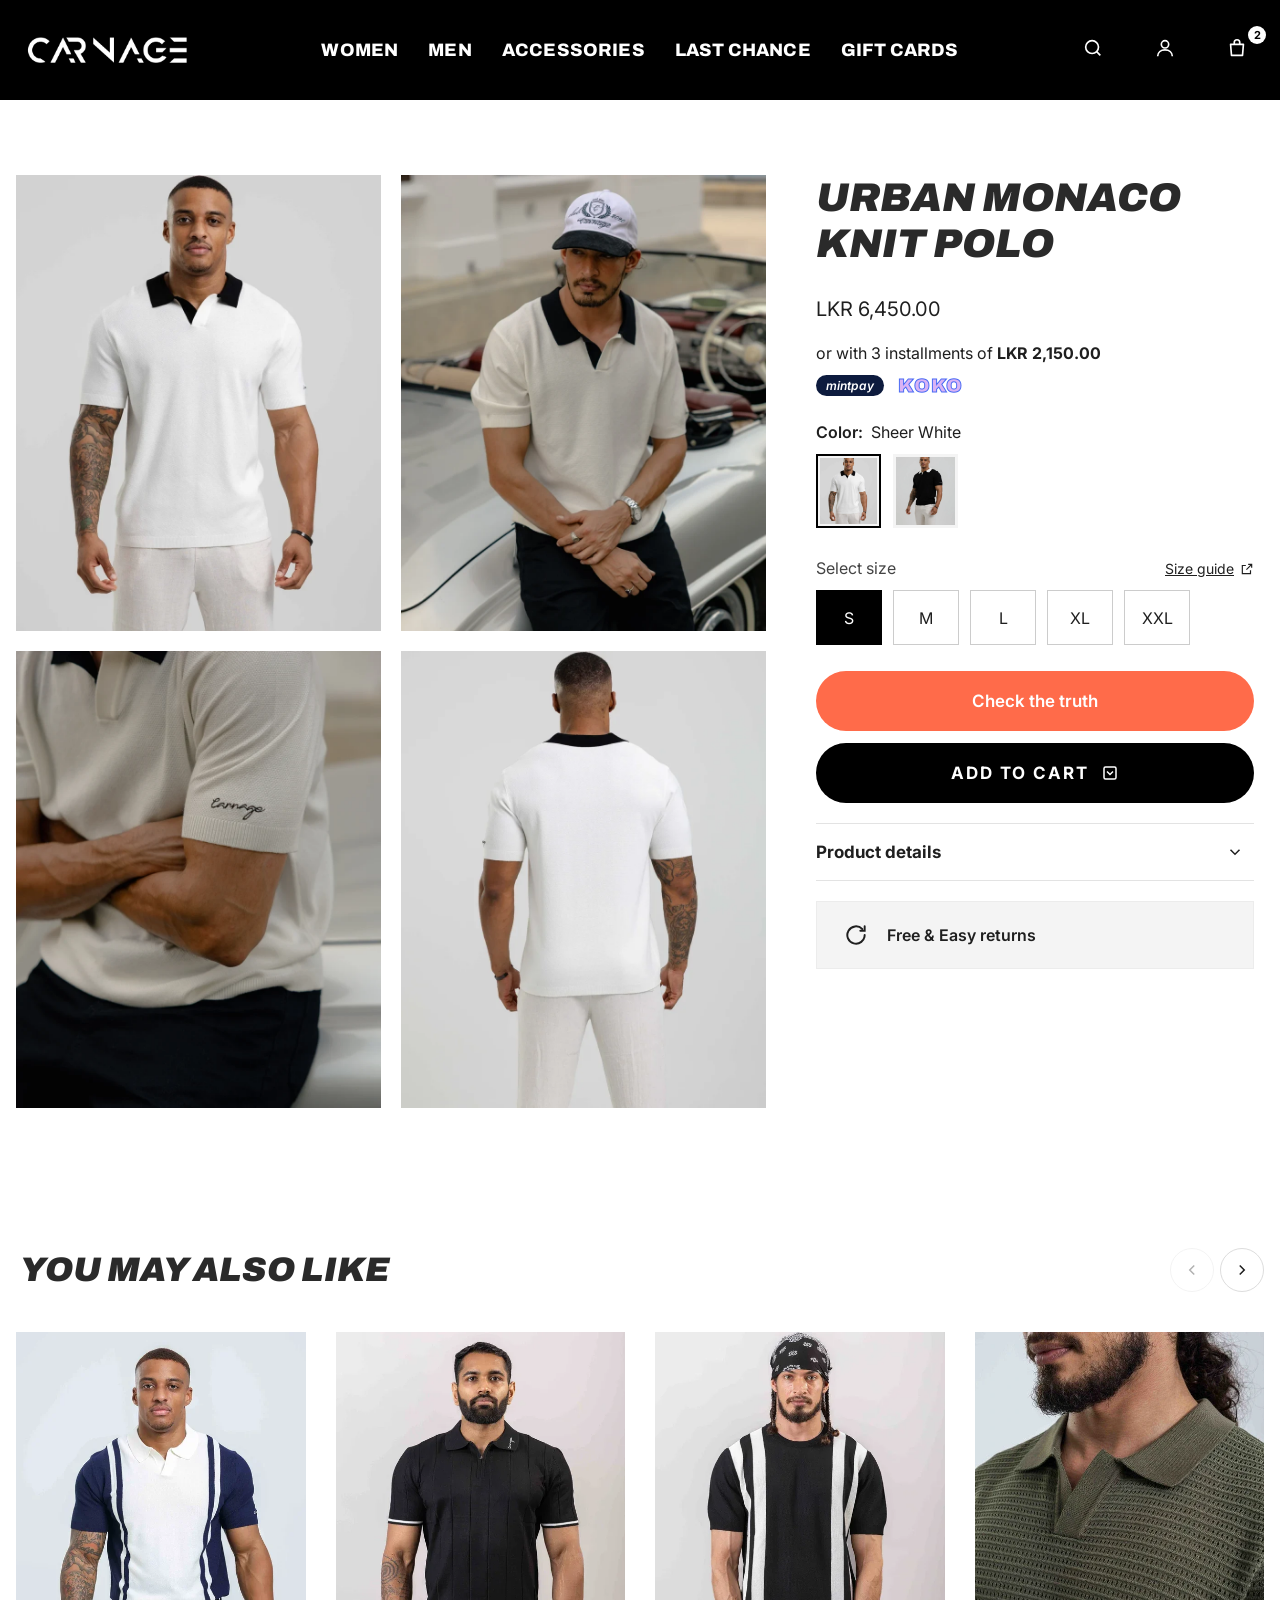
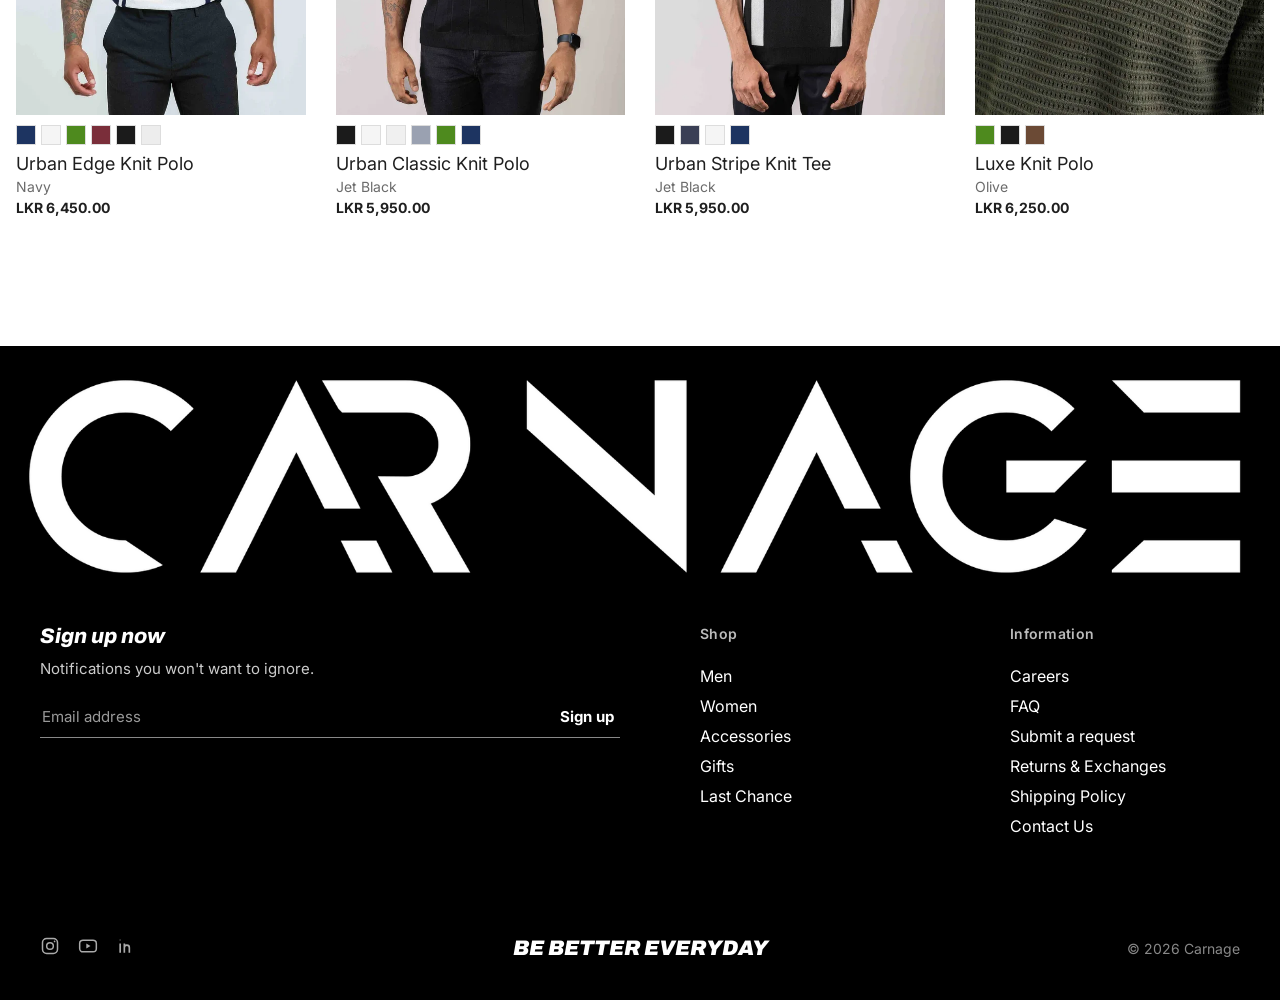
<file: index.html>
<!doctype html>
<html lang="en">
<head>
  <meta charset="utf-8" />
  <meta name="viewport" content="width=device-width, initial-scale=1" />
  <title>Urban Monaco Knit Polo</title>
  <link rel="preconnect" href="https://fonts.googleapis.com" />
  <link rel="preconnect" href="https://fonts.gstatic.com" crossorigin />
  <link href="https://fonts.googleapis.com/css2?family=Archivo:ital,wght@0,400;0,600;0,800;1,800;1,900&family=Inter:wght@400;500;600;700&family=Syncopate:wght@700&display=swap" rel="stylesheet" />
  <link rel="stylesheet" href="styles.css?v=20261015j" />
</head>
<body>
  <!-- Header -->
  <header class="site-header">
    <a href="#" class="logo" aria-label="Home"><img src="assets/logo.png" alt="Carnage" /></a>
    <button class="menu-toggle" aria-label="Open menu" aria-expanded="false">
      <svg class="icon-open" viewBox="0 0 24 24" width="24" height="24"><path d="M3 6h18M3 12h18M3 18h18" stroke="currentColor" stroke-width="2" fill="none"/></svg>
      <svg class="icon-close" viewBox="0 0 24 24" width="24" height="24"><path d="M5 5l14 14M19 5L5 19" stroke="currentColor" stroke-width="2" fill="none"/></svg>
    </button>
    <nav class="main-nav" aria-label="Main">
      <a href="#">Women</a>
      <a href="#">Men</a>
      <a href="#">Accessories</a>
      <a href="#">Last Chance</a>
      <a href="#">Gift Cards</a>
    </nav>
    <div class="header-icons">
      <button aria-label="Search">
        <svg viewBox="0 0 24 24" width="22" height="22"><circle cx="11" cy="11" r="7" stroke="currentColor" stroke-width="1.8" fill="none"/><path d="M20 20l-4-4" stroke="currentColor" stroke-width="1.8"/></svg>
      </button>
      <button aria-label="Account">
        <svg viewBox="0 0 24 24" width="22" height="22"><circle cx="12" cy="8" r="4" stroke="currentColor" stroke-width="1.8" fill="none"/><path d="M4 21c0-4.4 3.6-7 8-7s8 2.6 8 7" stroke="currentColor" stroke-width="1.8" fill="none"/></svg>
      </button>
      <button aria-label="Cart" class="cart-btn">
        <svg viewBox="0 0 24 24" width="22" height="22"><path d="M5 8h14l-1 12H6L5 8z" stroke="currentColor" stroke-width="1.8" fill="none" stroke-linejoin="round"/><path d="M9 8V6a3 3 0 016 0v2" stroke="currentColor" stroke-width="1.8" fill="none"/></svg>
        <span class="cart-count" id="cartCount">2</span>
      </button>
    </div>
  </header>

  <main>
    <!-- Product -->
    <section class="product">
      <div class="gallery-wrap">
        <div class="gallery" id="gallery"></div>
        <div class="gallery-dots" id="galleryDots"></div>
      </div>

      <aside class="product-info">
        <h1 class="product-title">Urban Monaco Knit Polo</h1>
        <p class="price">LKR 6,450.00</p>
        <p class="installments">or with 3 installments of <strong>LKR 2,150.00</strong></p>
        <div class="pay-badges">
          <span class="badge-mintpay">mintpay</span>
          <span class="badge-koko">KOKO</span>
        </div>

        <p class="option-label"><strong>Color:</strong> <span id="colorName">Sheer White</span></p>
        <div class="color-swatches" id="colorSwatches"></div>

        <div class="size-head">
          <span class="option-label">Select size</span>
          <a href="#" class="size-guide">Size guide
            <svg viewBox="0 0 24 24" width="14" height="14"><path d="M14 4h6v6M20 4l-9 9M18 14v6H4V6h6" stroke="currentColor" stroke-width="2" fill="none"/></svg>
          </a>
        </div>
        <div class="sizes" id="sizes"></div>

        <form class="trust-form" id="trustForm" novalidate>
          <div class="trust-step" id="trustEmail" aria-hidden="true">
            <div class="trust-step-inner">
              <div class="trust-step-body">
                <label for="trustEmailInput">Email address</label>
                <div class="trust-control">
                  <input type="email" id="trustEmailInput" placeholder="you@example.com" autocomplete="email" tabindex="-1" />
                  <p class="trust-error" id="trustEmailError" role="alert"></p>
                </div>
              </div>
            </div>
          </div>
          <div class="trust-step" id="trustCode" aria-hidden="true">
            <div class="trust-step-inner">
              <div class="trust-step-body">
                <div class="trust-field-head">
                  <label for="trustCode1" id="trustCodeLabel">Enter the 6-digit code</label>
                  <p class="trust-hint">Sent to <strong id="trustSentTo"></strong> · <button type="button" class="trust-link" id="trustChangeEmail" tabindex="-1">Change email</button></p>
                </div>
                <div class="trust-control">
                  <div class="otp-boxes" role="group" aria-labelledby="trustCodeLabel">
                    <input type="text" class="otp-box" id="trustCode1" inputmode="numeric" pattern="[0-9]*" autocomplete="one-time-code" placeholder=" " aria-label="Digit 1" tabindex="-1" />
                    <input type="text" class="otp-box" inputmode="numeric" pattern="[0-9]*" autocomplete="off" placeholder=" " aria-label="Digit 2" tabindex="-1" />
                    <input type="text" class="otp-box" inputmode="numeric" pattern="[0-9]*" autocomplete="off" placeholder=" " aria-label="Digit 3" tabindex="-1" />
                    <input type="text" class="otp-box" inputmode="numeric" pattern="[0-9]*" autocomplete="off" placeholder=" " aria-label="Digit 4" tabindex="-1" />
                    <input type="text" class="otp-box" inputmode="numeric" pattern="[0-9]*" autocomplete="off" placeholder=" " aria-label="Digit 5" tabindex="-1" />
                    <input type="text" class="otp-box" inputmode="numeric" pattern="[0-9]*" autocomplete="off" placeholder=" " aria-label="Digit 6" tabindex="-1" />
                  </div>
                  <p class="trust-error" id="trustCodeError" role="alert"></p>
                  <p class="trust-status" id="trustCodeStatus" aria-live="polite"></p>
                </div>
                <p class="trust-hint">Didn't get it? <button type="button" class="trust-link" id="trustResend" tabindex="-1">Resend code</button></p>
              </div>
            </div>
          </div>
          <button type="submit" class="check-trust" id="checkTrust">Check the truth</button>
        </form>

        <!-- Shown once the code is verified: open the truth chat, or ask by voice. -->
        <div class="truth-row" id="truthRow" hidden>
          <button type="button" class="check-trust truth-open" id="truthOpen">
            <img class="check-trust__avatar" src="assets/avatar.webp" alt="" />
            <span class="check-trust__divider" aria-hidden="true"></span>
            <span class="check-trust__label" id="truthLabel"><span>Truth</span></span>
          </button>
          <button type="button" class="truth-mic" id="truthMic" aria-label="Ask about this shirt by voice">
            <svg viewBox="0 0 24 24" width="24" height="24" fill="none" stroke="currentColor" stroke-width="2" stroke-linecap="round" stroke-linejoin="round" aria-hidden="true"><rect x="9" y="3" width="6" height="11" rx="3"/><path d="M5 11a7 7 0 0 0 14 0M12 18v3"/></svg>
          </button>
        </div>

        <button class="add-to-cart" id="addToCart">
          Add to cart
          <svg viewBox="0 0 24 24" width="18" height="18"><rect x="4" y="4" width="16" height="16" rx="2" stroke="currentColor" stroke-width="2" fill="none"/><path d="M8 10l4 4 4-4" stroke="currentColor" stroke-width="2" fill="none"/></svg>
        </button>

        <details class="accordion">
          <summary>Product details
            <svg viewBox="0 0 24 24" width="18" height="18"><path d="M6 9l6 6 6-6" stroke="currentColor" stroke-width="2" fill="none"/></svg>
          </summary>
          <div class="accordion-body">
            <p>A refined knit polo with a contrast open collar and a subtle textured weave. Relaxed short sleeves with ribbed cuffs and an embroidered script detail on the sleeve.</p>
            <ul>
              <li>Fine-gauge knit, breathable feel</li>
              <li>Contrast open collar</li>
              <li>Regular fit — true to size</li>
              <li>Machine wash cold, dry flat</li>
            </ul>
          </div>
        </details>

        <div class="returns">
          <svg viewBox="0 0 24 24" width="26" height="26"><path d="M20 12a8 8 0 11-2.3-5.6M20 4v4h-4" stroke="currentColor" stroke-width="1.8" fill="none" stroke-linecap="round"/></svg>
          <span>Free &amp; Easy returns</span>
        </div>
      </aside>
    </section>

    <!-- Recommendations -->
    <section class="related">
      <div class="related-head">
        <h2>You may also like</h2>
        <div class="carousel-arrows">
          <button id="prevBtn" aria-label="Previous" disabled>
            <svg viewBox="0 0 24 24" width="18" height="18"><path d="M15 6l-6 6 6 6" stroke="currentColor" stroke-width="2" fill="none"/></svg>
          </button>
          <button id="nextBtn" aria-label="Next">
            <svg viewBox="0 0 24 24" width="18" height="18"><path d="M9 6l6 6-6 6" stroke="currentColor" stroke-width="2" fill="none"/></svg>
          </button>
        </div>
      </div>
      <div class="carousel" id="carousel"></div>
    </section>
  </main>

  <!-- Footer -->
  <footer class="site-footer">
    <img class="footer-wordmark" src="assets/logo.png" alt="" aria-hidden="true" />

    <div class="footer-grid">
      <div class="signup">
        <h3>Sign up now</h3>
        <p>Notifications you won't want to ignore.</p>
        <form id="signupForm">
          <input type="email" placeholder="Email address" required aria-label="Email address" />
          <button type="submit">Sign up</button>
        </form>
        <p class="signup-msg" id="signupMsg" hidden>Thanks — you're on the list.</p>
      </div>
      <div class="footer-col">
        <h4>Shop</h4>
        <a href="#">Men</a><a href="#">Women</a><a href="#">Accessories</a><a href="#">Gifts</a><a href="#">Last Chance</a>
      </div>
      <div class="footer-col">
        <h4>Information</h4>
        <a href="#">Careers</a><a href="#">FAQ</a><a href="#">Submit a request</a><a href="#">Returns &amp; Exchanges</a><a href="#">Shipping Policy</a><a href="#">Contact Us</a>
      </div>
    </div>

    <div class="footer-bottom">
      <div class="socials">
        <a href="#" aria-label="Instagram"><svg viewBox="0 0 24 24" width="20" height="20"><rect x="3" y="3" width="18" height="18" rx="5" stroke="currentColor" stroke-width="1.8" fill="none"/><circle cx="12" cy="12" r="4" stroke="currentColor" stroke-width="1.8" fill="none"/><circle cx="17.5" cy="6.5" r="1" fill="currentColor"/></svg></a>
        <a href="#" aria-label="YouTube"><svg viewBox="0 0 24 24" width="20" height="20"><rect x="2" y="5" width="20" height="14" rx="4" stroke="currentColor" stroke-width="1.8" fill="none"/><path d="M10 9l5 3-5 3z" fill="currentColor"/></svg></a>
        <a href="#" aria-label="LinkedIn"><svg viewBox="0 0 24 24" width="20" height="20"><path d="M5 9v11M5 4.5v.5M10 20v-6a3 3 0 016 0v6M10 9v11M16 20v-6" stroke="currentColor" stroke-width="2" fill="none"/></svg></a>
      </div>
      <p class="tagline">Be better everyday</p>
      <p class="copyright">© 2026 Carnage</p>
    </div>
  </footer>

  <div class="mobile-buy" id="mobileBuy" aria-hidden="true">
    <div class="mobile-buy-info">
      <span class="mobile-buy-name">Urban Monaco Knit Polo</span>
      <span class="mobile-buy-meta" id="mobileBuyMeta">LKR 6,450.00 · Sheer White / S</span>
    </div>
    <button class="add-to-cart" id="mobileAddToCart" tabindex="-1">Add to cart</button>
  </div>

  <div class="toast" id="toast" role="status" aria-live="polite"></div>

  <!-- Shown over the page while the truth check window is open -->
  <div class="trust-overlay" id="trustOverlay" role="dialog" aria-modal="true" aria-labelledby="trustOverlayTitle" aria-describedby="trustOverlayText" tabindex="-1" hidden>
    <div class="trust-overlay-content">
      <h2 id="trustOverlayTitle">Checking the truth</h2>
      <p id="trustOverlayText">Complete your truth check in the open window, or close it to continue shopping.</p>
    </div>
  </div>

  <script src="script.js?v=20261015j"></script>
</body>
</html>
</file>
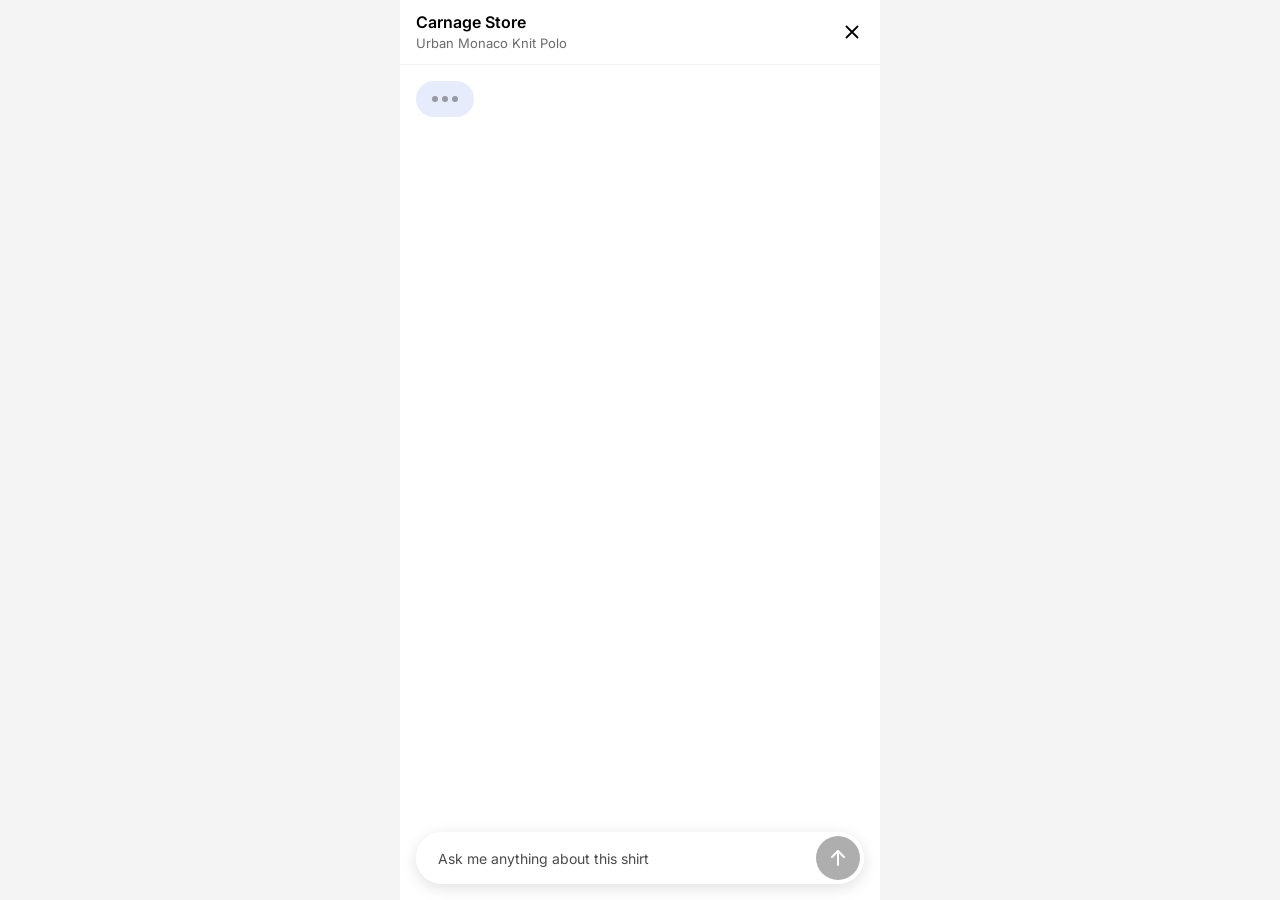
<file: trust.html>
<!doctype html>
<html lang="en">
<head>
  <meta charset="utf-8" />
  <meta name="viewport" content="width=device-width, initial-scale=1, viewport-fit=cover" />
  <title>Trust check · Urban Monaco Knit Polo</title>
  <link rel="preconnect" href="https://fonts.googleapis.com" />
  <link rel="preconnect" href="https://fonts.gstatic.com" crossorigin />
  <link href="https://fonts.googleapis.com/css2?family=Inter:wght@400;500;600&display=swap" rel="stylesheet" />
  <link rel="stylesheet" href="trust.css?v=20261016c" />
</head>
<body>
  <!-- The store's chat, styled after the Personal Store purchase chat. It only helps the
       shopper decide (fit, past purchase, look and feel, what others say); no checkout. -->
  <div class="chat" role="main" aria-label="Chat with Carnage Store">
    <div class="chat__top">
      <div class="chat__heading">
        <h1 class="chat__store">Carnage Store</h1>
        <p class="chat__product" id="chatProduct">Urban Monaco Knit Polo</p>
      </div>
      <button class="chat__close" id="close" aria-label="Close chat">
        <svg viewBox="0 0 24 24" fill="none" stroke="currentColor" stroke-width="2" stroke-linecap="round" stroke-linejoin="round" aria-hidden="true"><path d="M18 6L6 18M6 6L18 18" /></svg>
      </button>
    </div>

    <div class="chat__log" id="log" aria-live="polite"></div>

    <div class="chat__dock">
      <form class="ask" id="ask">
        <input class="ask__input" id="askInput" placeholder="Ask me anything about this shirt" aria-label="Ask me anything about this shirt" enterkeyhint="send" autocomplete="off" />
        <button type="submit" class="ask__btn ask__btn--send" id="askSend" aria-label="Send" disabled>
          <svg viewBox="0 0 24 24" fill="none" stroke="currentColor" stroke-width="2" stroke-linecap="round" stroke-linejoin="round" aria-hidden="true"><path d="M12 19V5M12 5L6 11M12 5L18 11" /></svg>
        </button>
      </form>
    </div>
  </div>

  <!-- A photo from the thread, full screen on black. -->
  <div class="viewer" id="viewer" hidden>
    <button class="back back--light" id="viewerBack">
      <svg viewBox="0 0 24 24" fill="none" stroke="currentColor" stroke-width="2" stroke-linecap="round" stroke-linejoin="round" aria-hidden="true"><path d="M15 19L8 12L15 5" /></svg>
      Back
    </button>
    <img id="viewerImg" alt="" />
  </div>

  <script src="trust.js?v=20261016f"></script>
</body>
</html>
</file>
<file: styles.css>
:root {
  --black: #000;
  --ink: #1f1f1f;
  --muted: #6b6b6b;
  --line: #e3e3e3;
  --soft: #f4f4f4;
  --white: #fff;
  --header-h: 100px;
  --gutter: 16px;
  --font-body: "Inter", "Helvetica Neue", Arial, sans-serif;
  --font-display: "Archivo", "Helvetica Neue", Arial, sans-serif;
  --font-logo: "Syncopate", "Archivo", sans-serif;
}

* { box-sizing: border-box; }
html { scroll-behavior: smooth; }
body {
  margin: 0;
  background: var(--white);
  color: var(--ink);
  font-family: var(--font-body);
  -webkit-font-smoothing: antialiased;
}
a { color: inherit; text-decoration: none; }
button { font: inherit; cursor: pointer; background: none; border: 0; color: inherit; }

/* ---------- Header ---------- */
.site-header {
  position: sticky;
  top: 0;
  z-index: 50;
  height: var(--header-h);
  background: var(--black);
  color: var(--white);
  display: grid;
  grid-template-columns: 1fr auto 1fr;
  align-items: center;
  padding: 0 26px;
}
.logo { justify-self: start; display: flex; }
.logo img { height: 26px; width: auto; display: block; }
.main-nav { display: flex; gap: 30px; }
.main-nav a {
  font-family: var(--font-display);
  font-weight: 800;
  font-size: 18px;
  text-transform: uppercase;
  letter-spacing: 0.01em;
}
.main-nav a:hover { opacity: 0.7; }
.header-icons { display: flex; gap: 38px; justify-self: end; align-items: center; }
.cart-btn { position: relative; }
.cart-count {
  position: absolute;
  top: -10px;
  right: -12px;
  background: var(--white);
  color: var(--black);
  font-size: 11px;
  font-weight: 700;
  min-width: 18px;
  height: 18px;
  border-radius: 50%;
  display: grid;
  place-items: center;
  transition: transform 0.2s;
}
.cart-count.bump { transform: scale(1.35); }
.menu-toggle { display: none; color: var(--white); }
.menu-toggle .icon-close { display: none; }
.mobile-buy { display: none; }

/* ---------- Product ---------- */
.product {
  display: grid;
  grid-template-columns: minmax(0, 1fr) 448px;
  gap: 50px;
  padding: 75px var(--gutter) 0;
}
.gallery {
  display: grid;
  grid-template-columns: 1fr 1fr;
  gap: 20px;
}
.gallery .shot {
  aspect-ratio: 4 / 5;
  background: #e9e9e9;
  overflow: hidden;
}
.gallery-dots { display: none; }
.gallery .shot.crop img.photo { transform: scale(2.1); transform-origin: 76% 38%; }
.gallery .shot,
.card-img,
.color-swatches button { position: relative; }
.gallery .shot svg,
.card-img svg,
img.photo { position: absolute; inset: 0; width: 100%; height: 100%; object-fit: cover; display: block; }
.color-swatches img.photo { inset: 2px; width: calc(100% - 4px); height: calc(100% - 4px); }

.product-info {
  position: sticky;
  top: calc(var(--header-h) + 24px);
  align-self: start;
  padding-right: 10px;
}
.product-title {
  font-family: var(--font-display);
  font-style: italic;
  font-weight: 900;
  font-size: 40px;
  line-height: 1.15;
  text-transform: uppercase;
  margin: 0 0 30px;
  color: #2a2a2a;
}
.price { font-size: 20px; margin: 0 0 22px; }
.installments { font-size: 16px; margin: 0 0 12px; }
.pay-badges { display: flex; gap: 14px; align-items: center; margin-bottom: 26px; }
.badge-mintpay {
  background: #0d1b3e;
  color: #fff;
  font-size: 12px;
  font-style: italic;
  font-weight: 600;
  padding: 3px 10px;
  border-radius: 12px;
}
.badge-koko {
  font-family: var(--font-display);
  font-weight: 900;
  font-size: 19px;
  color: #d9b3f5;
  -webkit-text-stroke: 1px #4b6cf5;
  letter-spacing: 0.04em;
}
.option-label { font-size: 16px; margin: 0 0 12px; }
.option-label strong { font-weight: 600; margin-right: 4px; }

.color-swatches { display: flex; gap: 12px; margin-bottom: 30px; }
.color-swatches button {
  width: 65px;
  height: 74px;
  padding: 2px;
  border: 1px solid transparent;
  background: var(--soft);
}
.color-swatches button.active { border: 2px solid var(--black); }

.size-head { display: flex; justify-content: space-between; align-items: baseline; }
.size-head .option-label { color: #444; }
.size-guide { font-size: 14px; text-decoration: underline; display: inline-flex; gap: 6px; align-items: center; }
.sizes { display: flex; gap: 11px; flex-wrap: wrap; margin-bottom: 26px; }
.sizes button {
  width: 66px;
  height: 55px;
  border: 1px solid #ccc;
  font-size: 16px;
  transition: background 0.15s, color 0.15s;
}
.sizes button:hover { border-color: var(--black); }
.sizes button.active { background: var(--black); color: var(--white); border-color: var(--black); }
.sizes button:disabled { color: #bbb; text-decoration: line-through; cursor: not-allowed; }

.add-to-cart {
  width: 100%;
  height: 60px;
  border-radius: 30px;
  background: var(--black);
  color: var(--white);
  font-weight: 700;
  font-size: 17px;
  letter-spacing: 0.12em;
  text-transform: uppercase;
  display: flex;
  align-items: center;
  justify-content: center;
  gap: 12px;
  transition: transform 0.15s, opacity 0.15s;
}
.check-trust {
  width: 100%;
  height: 60px;
  margin-bottom: 12px;
  border-radius: 30px;
  background: #ff6b4a;
  color: var(--white);
  font-family: "Inter", sans-serif;
  font-weight: 600;
  font-size: 17px;
  transition: transform 0.15s, opacity 0.15s;
}
.check-trust:hover,
.add-to-cart:hover { opacity: 0.88; }
.check-trust:active { transform: scale(0.98); }
/* After verifying: the long Truth button and a round mic button on one line. */
.truth-row { display: flex; gap: 12px; margin-bottom: 12px; }
.truth-row[hidden] { display: none; }
.truth-open { flex: 1; min-width: 0; width: auto; margin-bottom: 0; display: inline-flex; align-items: center; justify-content: center; gap: 12px; }
.truth-mic {
  flex: none;
  width: 60px;
  height: 60px;
  border-radius: 50%;
  background: #ff6b4a;
  color: var(--white);
  display: grid;
  place-items: center;
  transition: transform 0.15s, opacity 0.15s;
}
.truth-mic:hover { opacity: 0.88; }
.truth-mic:active { transform: scale(0.96); }
.check-trust[hidden] { display: none; }
.trust-status { margin: 0 0 0 4px; font-size: 13px; line-height: 1.4; color: var(--muted); }
.trust-status:empty { display: none; }
/* No dark default outline on the coral buttons; keyboard focus gets a soft coral ring. */
.check-trust:focus,
.truth-mic:focus { outline: none; }
.check-trust:focus-visible,
.truth-mic:focus-visible { box-shadow: 0 0 0 3px rgba(255, 107, 74, 0.35); }
.check-trust__avatar {
  flex: none;
  width: 32px;
  height: 32px;
  border-radius: 50%;
  object-fit: cover;
  box-shadow: 0 0 0 2px rgba(255, 255, 255, 0.85);
}
.check-trust__divider { flex: none; width: 1px; height: 24px; background: rgba(255, 255, 255, 0.6); }
.check-trust__label { display: inline-flex; align-items: center; gap: 6px; }
.check-trust__label svg { flex: none; }
.check-trust:disabled { opacity: 0.6; cursor: wait; }

/* Email and code steps revealed above Check trust */
.trust-step {
  display: grid;
  grid-template-rows: 0fr;
  opacity: 0;
  transition: grid-template-rows 0.25s ease, opacity 0.2s ease;
}
.trust-step.open { grid-template-rows: 1fr; opacity: 1; }
/* Vertical rhythm: 4px inside a label group, 8px between a field and its
   error, 12px between groups, 20px before the button. The padding sits on an
   inner body so a collapsed step is truly 0px tall; its 3px sides (offset by
   the negative margin) keep the focus ring from being clipped. */
.trust-step-inner { overflow: hidden; min-height: 0; margin: 0 -3px; }
.trust-step-body {
  display: flex;
  flex-direction: column;
  gap: 12px;
  padding: 3px 3px 20px;
}
.trust-field-head { display: flex; flex-direction: column; gap: 4px; }
.trust-control { display: flex; flex-direction: column; gap: 8px; }
.trust-step label { display: block; margin: 0; font-size: 14px; font-weight: 600; color: #444; }
.trust-step input {
  width: 100%;
  height: 52px;
  padding: 0 20px;
  border: 1px solid #ccc;
  border-radius: 26px;
  font: inherit;
  font-size: 16px;
  outline: none;
  transition: border-color 0.15s, box-shadow 0.15s;
}
.trust-step input:focus { border-color: #ff6b4a; box-shadow: 0 0 0 3px rgba(255, 107, 74, 0.2); }
.trust-step input[aria-invalid="true"] { border-color: #d93025; }
.trust-error { margin: 0 0 0 4px; font-size: 13px; line-height: 1.4; color: #d93025; }
.trust-error:empty { display: none; }
.trust-hint { margin: 0; font-size: 13px; line-height: 1.4; color: var(--muted); }
.trust-hint strong { color: var(--ink); font-weight: 600; }
.trust-link { padding: 0; font-size: 13px; font-weight: 600; color: #e0512f; text-decoration: underline; }
.otp-boxes { display: flex; gap: 10px; }
.trust-step input.otp-box {
  flex: 1;
  min-width: 0;
  height: 58px;
  padding: 0;
  border-radius: 14px;
  text-align: center;
  font-size: 24px;
  font-weight: 600;
  caret-color: #ff6b4a;
}
.trust-step input.otp-box:not(:placeholder-shown) { border-color: #1f1f1f; }
.trust-step input.otp-box:focus { border-color: #ff6b4a; }
.trust-step input.otp-box[aria-invalid="true"] { border-color: #d93025; }
.add-to-cart:active { transform: scale(0.98); }

.accordion {
  margin-top: 20px;
  border-top: 1px solid var(--line);
  border-bottom: 1px solid var(--line);
}
.accordion summary {
  list-style: none;
  cursor: pointer;
  padding: 18px 10px 18px 0;
  font-weight: 700;
  font-size: 17px;
  display: flex;
  justify-content: space-between;
  align-items: center;
}
.accordion summary::-webkit-details-marker { display: none; }
.accordion summary svg { transition: transform 0.2s; }
.accordion[open] summary svg { transform: rotate(180deg); }
.accordion-body { padding: 0 0 18px; color: #444; font-size: 15px; line-height: 1.6; }
.accordion-body ul { padding-left: 18px; margin: 8px 0 0; }

.returns {
  margin-top: 20px;
  background: var(--soft);
  border: 1px solid #ececec;
  padding: 20px 26px;
  display: flex;
  align-items: center;
  gap: 18px;
  font-weight: 600;
  font-size: 16px;
}

/* ---------- Related ---------- */
.related { padding: 140px var(--gutter) 130px; }
.related-head { display: flex; justify-content: space-between; align-items: center; margin-bottom: 40px; }
.related h2 {
  font-family: var(--font-display);
  font-style: italic;
  font-weight: 900;
  font-size: 34px;
  text-transform: uppercase;
  margin: 0 0 0 4px;
  color: #2a2a2a;
}
.carousel-arrows { display: flex; gap: 6px; }
.carousel-arrows button {
  width: 44px;
  height: 44px;
  border-radius: 50%;
  border: 1px solid #ddd;
  display: grid;
  place-items: center;
  background: var(--white);
}
.carousel-arrows button:disabled { opacity: 0.35; cursor: default; }
.carousel {
  display: grid;
  grid-auto-flow: column;
  grid-auto-columns: calc((100% - 3 * 30px) / 4);
  gap: 30px;
  overflow-x: auto;
  scroll-snap-type: x mandatory;
  scroll-behavior: smooth;
  scrollbar-width: none;
}
.carousel::-webkit-scrollbar { display: none; }
.card { scroll-snap-align: start; }
.card-img { aspect-ratio: 445 / 590; background: #e9eaec; overflow: hidden; margin-bottom: 10px; }
.card-img svg { transition: transform 0.4s; }
.card-img img.photo { transition: transform 0.4s; }
.card:hover .card-img svg,
.card:hover .card-img img.photo { transform: scale(1.03); }
.card-swatches { display: flex; gap: 5px; margin-bottom: 8px; }
.card-swatches span { width: 20px; height: 20px; border: 1px solid #ddd; }
.card h3 { margin: 0 0 4px; font-weight: 400; font-size: 18px; }
.card .variant { margin: 0 0 4px; color: var(--muted); font-size: 14px; }
.card .card-price { margin: 0; font-weight: 700; font-size: 14px; }

/* ---------- Footer ---------- */
.site-footer { background: var(--black); color: var(--white); padding: 30px 0 40px; overflow: hidden; }
.footer-wordmark {
  display: block;
  width: calc(100% - 28px);
  height: auto;
  margin: 0 14px 50px;
}
.footer-grid {
  display: grid;
  grid-template-columns: 580px 230px 230px;
  gap: 80px 0;
  column-gap: 80px;
  padding: 0 40px;
}
.footer-grid .footer-col:first-of-type { margin-left: -0px; }
.signup h3 { font-family: var(--font-display); font-style: italic; font-weight: 800; font-size: 21px; margin: 0 0 12px; }
.signup p { color: #ccc; font-size: 15px; margin: 0 0 28px; }
.signup form { display: flex; border-bottom: 1px solid #888; padding-bottom: 10px; }
.signup input {
  flex: 1;
  min-width: 0;
  background: transparent;
  border: 0;
  outline: none;
  color: var(--white);
  font: inherit;
  font-size: 15px;
}
.signup input::placeholder { color: #999; }
.signup button { font-weight: 700; font-size: 15px; }
.signup-msg { margin-top: 12px !important; color: #9be29b !important; }
.footer-col { display: flex; flex-direction: column; gap: 10px; }
.footer-col h4 { margin: 0 0 14px; font-size: 14px; font-weight: 600; color: #bbb; letter-spacing: 0.02em; }
.footer-col a { font-size: 16px; }
.footer-col a:hover { text-decoration: underline; }
.footer-bottom {
  display: grid;
  grid-template-columns: 1fr auto 1fr;
  align-items: center;
  padding: 100px 40px 0;
}
.socials { display: flex; gap: 18px; color: #aaa; }
.tagline {
  margin: 0;
  font-family: var(--font-display);
  font-style: italic;
  font-weight: 900;
  font-size: 21px;
  text-transform: uppercase;
}
.copyright { justify-self: end; margin: 0; color: #888; font-size: 14px; }

/* ---------- Trust check overlay ---------- */
.trust-overlay {
  position: fixed;
  inset: 0;
  z-index: 90;
  display: grid;
  place-items: center;
  padding: 24px;
  /* The store page stays visible but blurred behind the message. */
  background: rgba(0, 0, 0, 0.45);
  -webkit-backdrop-filter: blur(14px);
  backdrop-filter: blur(14px);
  color: var(--white);
  text-align: center;
  font-family: "Inter", sans-serif;
  font-size: 14px;
  line-height: 20px;
  outline: none;
  animation: trust-fade 0.2s ease;
}
.trust-overlay[hidden] { display: none; }
@keyframes trust-fade { from { opacity: 0; } }
.trust-overlay-content { max-width: 320px; display: flex; flex-direction: column; gap: 4px; }
.trust-overlay h2 { margin: 0; font: inherit; font-weight: 600; }
.trust-overlay p { margin: 0; font-weight: 400; }
body.trust-overlay-open { overflow: hidden; }

/* ---------- Floating ---------- */
.toast {
  position: fixed;
  left: 50%;
  bottom: 30px;
  transform: translate(-50%, 140%);
  background: var(--black);
  color: var(--white);
  padding: 14px 22px;
  border-radius: 30px;
  font-size: 15px;
  z-index: 70;
  visibility: hidden;
  transition: transform 0.3s, visibility 0.3s;
}
.toast.show { transform: translate(-50%, 0); visibility: visible; }

/* ---------- Responsive ---------- */
@media (max-width: 1200px) {
  .product { grid-template-columns: minmax(0, 1fr) 380px; gap: 32px; }
  .product-title { font-size: 32px; }
  .main-nav { gap: 18px; }
  .main-nav a { font-size: 15px; }
  .header-icons { gap: 24px; }
  .footer-grid { grid-template-columns: 1fr 200px 220px; column-gap: 40px; }
}

@media (max-width: 900px) {
  :root { --header-h: 60px; --gutter: 16px; }

  /* Header: menu | logo | search + cart */
  .site-header { grid-template-columns: 1fr auto 1fr; padding: 0 12px; }
  .menu-toggle { display: grid; place-items: center; width: 40px; height: 40px; justify-self: start; }
  .menu-toggle[aria-expanded="true"] .icon-open { display: none; }
  .menu-toggle[aria-expanded="true"] .icon-close { display: block; }
  .logo { grid-column: 2; grid-row: 1; justify-self: center; }
  .logo img { height: 18px; }
  .header-icons { grid-column: 3; grid-row: 1; gap: 6px; }
  .header-icons button { width: 40px; height: 40px; display: grid; place-items: center; }
  .header-icons button[aria-label="Account"] { display: none; }
  .cart-count { top: 2px; right: 0; }
  .main-nav {
    position: fixed;
    top: var(--header-h);
    left: 0;
    right: 0;
    height: calc(100dvh - var(--header-h));
    flex-direction: column;
    gap: 0;
    background: var(--black);
    padding: 12px 20px 32px;
    transform: translateX(-100%);
    transition: transform 0.28s ease;
    overflow-y: auto;
  }
  .main-nav.open { transform: translateX(0); }
  .main-nav a { padding: 18px 0; border-bottom: 1px solid #222; font-size: 22px; font-style: italic; font-weight: 900; }
  body.menu-open { overflow: hidden; }
  body.menu-open .mobile-buy { display: none; }

  /* Product */
  .product { grid-template-columns: 1fr; padding: 0 0 0; gap: 0; }
  .gallery-wrap { position: relative; }
  .gallery {
    display: flex;
    gap: 0;
    overflow-x: auto;
    scroll-snap-type: x mandatory;
    scrollbar-width: none;
  }
  .gallery::-webkit-scrollbar { display: none; }
  .gallery .shot { flex: 0 0 100%; scroll-snap-align: start; aspect-ratio: 4 / 5; }
  .gallery-dots[hidden] { display: none; }
  .gallery-dots {
    display: flex;
    justify-content: center;
    gap: 6px;
    position: absolute;
    left: 0;
    right: 0;
    bottom: 14px;
  }
  .gallery-dots button {
    width: 7px;
    height: 7px;
    border-radius: 4px;
    background: rgba(0, 0, 0, 0.25);
    transition: width 0.2s, background 0.2s;
  }
  .gallery-dots button.active { width: 20px; background: var(--black); }

  .product-info { position: static; padding: 22px var(--gutter) 0; }
  .product-title { font-size: 26px; line-height: 1.1; margin-bottom: 12px; }
  .price { font-size: 18px; margin-bottom: 10px; }
  .installments { font-size: 14px; margin-bottom: 10px; }
  .pay-badges { margin-bottom: 22px; }
  .option-label { font-size: 15px; margin-bottom: 10px; }
  .color-swatches { gap: 10px; margin-bottom: 22px; }
  .color-swatches button { width: 56px; height: 66px; }
  .sizes { flex-wrap: nowrap; gap: 8px; margin-bottom: 18px; }
  .sizes button { flex: 1; width: auto; min-width: 0; height: 46px; font-size: 15px; }
  .add-to-cart { height: 52px; font-size: 15px; }
  .check-trust { height: 52px; font-size: 15px; }
  .check-trust__avatar { width: 28px; height: 28px; }
  .truth-row { gap: 10px; }
  .truth-mic { width: 52px; height: 52px; }
  .check-trust__divider { height: 20px; }
  .otp-boxes { gap: 8px; }
  .trust-step input.otp-box { height: 52px; font-size: 22px; border-radius: 12px; }
  .accordion summary { font-size: 16px; }
  .returns { padding: 16px 18px; font-size: 15px; }

  /* Related: two cards per view */
  .related { padding: 64px 0 56px; }
  .related-head { padding: 0 var(--gutter); margin-bottom: 20px; }
  .related h2 { font-size: 22px; margin-left: 0; }
  .carousel-arrows button { width: 36px; height: 36px; }
  .carousel {
    grid-auto-columns: calc((100% - 2 * var(--gutter) - 10px) / 2);
    gap: 10px;
    padding: 0 var(--gutter);
    scroll-padding: 0 var(--gutter);
  }
  .card-swatches span { width: 14px; height: 14px; }
  .card-swatches { gap: 4px; margin-bottom: 6px; }
  .card h3 { font-size: 14px; }
  .card .variant { font-size: 12px; }
  .card .card-price { font-size: 13px; }

  /* Footer */
  .site-footer { padding-top: 32px; }
  .footer-wordmark { margin-bottom: 36px; }
  .footer-grid { grid-template-columns: 1fr 1fr; padding: 0 20px; column-gap: 24px; row-gap: 40px; }
  .signup { grid-column: 1 / -1; }
  .signup h3 { font-size: 20px; }
  .footer-col a { font-size: 15px; }
  .footer-bottom { grid-template-columns: 1fr; gap: 18px; justify-items: center; padding: 48px 20px 96px; }
  .tagline { font-size: 18px; }
  .copyright { justify-self: center; padding-right: 0; font-size: 12px; }

  /* Sticky buy bar once the main button scrolls away */
  .mobile-buy {
    display: flex;
    position: fixed;
    left: 0;
    right: 0;
    bottom: 0;
    z-index: 55;
    gap: 12px;
    align-items: center;
    padding: 10px var(--gutter) calc(10px + env(safe-area-inset-bottom));
    background: var(--white);
    border-top: 1px solid var(--line);
    box-shadow: 0 -4px 16px rgba(0, 0, 0, 0.06);
    transform: translateY(110%);
    transition: transform 0.25s;
  }
  .mobile-buy.show { transform: translateY(0); }
  .mobile-buy-info { flex: 1; min-width: 0; display: flex; flex-direction: column; }
  .mobile-buy-name { font-weight: 700; font-size: 14px; white-space: nowrap; overflow: hidden; text-overflow: ellipsis; }
  .mobile-buy-meta { font-size: 12px; color: var(--muted); white-space: nowrap; overflow: hidden; text-overflow: ellipsis; }
  .mobile-buy .add-to-cart { width: auto; height: 44px; padding: 0 22px; font-size: 13px; flex-shrink: 0; }
  body.buybar-on .toast.show { transform: translate(-50%, -64px); }
}
</file>
<file: trust.css>
/* Trust check chat. Tokens, spacing and motion follow the Personal Store purchase chat:
   the store's bubbles in blue, the shopper's in grey, on a 4px grid (bubbles in a run 4,
   a question to its replies 8, one speaker to the other 24), 16px gutters, 36px rows. */
:root {
  --app-w: min(100vw, 480px);
  --text: #000;
  --muted: #6b6b6b;
  --bubble-bot: rgba(21, 72, 235, 0.1);
  --bubble-me: #e8e8e8;
  --option-border: #e8edfd;
  --accent: #1548eb;
  --ask-text: #1a1a1a;
  --glass-light: rgba(255, 255, 255, 0.85);
  --chat-gutter: 16px;
  --chat-row: 36px;
  --safe-bottom: env(safe-area-inset-bottom, 0px);
  --ease-out-strong: cubic-bezier(0.23, 1, 0.32, 1);
  --spring-soft: cubic-bezier(0.34, 1.3, 0.64, 1);
  font-family: "Inter", "Helvetica Neue", Arial, sans-serif;
  -webkit-font-smoothing: antialiased;
  -webkit-tap-highlight-color: transparent;
}

*, *::before, *::after { box-sizing: border-box; }
html, body { margin: 0; height: 100%; overflow: hidden; background: #f4f4f4; color: var(--text); }
button { font: inherit; color: inherit; background: none; border: 0; padding: 0; cursor: pointer; }

.chat {
  position: fixed;
  inset: 0;
  width: var(--app-w);
  margin: 0 auto;
  display: flex;
  flex-direction: column;
  background: #fff;
  animation: intro-fade 220ms var(--ease-out-strong) both;
}

/* Heading: the store, with the product underneath; one close button on the right. */
.chat__top {
  display: flex;
  align-items: center;
  justify-content: space-between;
  gap: 12px;
  padding: calc(12px + env(safe-area-inset-top, 0px)) calc(var(--chat-gutter) - 6px) 12px var(--chat-gutter);
  border-bottom: 1px solid #f2f2f2;
}
.chat__heading { min-width: 0; display: flex; flex-direction: column; gap: 2px; }
.chat__store { margin: 0; font-size: 16px; line-height: 20px; font-weight: 600; }
.chat__product {
  margin: 0;
  font-size: 13px;
  line-height: 18px;
  color: var(--muted);
  white-space: nowrap;
  overflow: hidden;
  text-overflow: ellipsis;
}
.chat__close {
  flex: none;
  display: grid;
  place-items: center;
  width: var(--chat-row);
  height: var(--chat-row);
  border-radius: 50%;
  transition: background-color 160ms ease, transform 160ms var(--ease-out-strong);
}
.chat__close svg { width: 22px; height: 22px; }
.chat__close:hover { background: #f2f2f2; }
.chat__close:active { transform: scale(0.94); }
.chat__close:focus-visible { outline: 2px solid var(--accent); outline-offset: 2px; }

.back {
  display: flex;
  align-items: center;
  gap: 4px;
  height: var(--chat-row);
  padding: 0 8px;
  border-radius: 20px;
  font-size: 14px;
  font-weight: 500;
  transition: transform 160ms var(--ease-out-strong);
}
.back:active { transform: scale(0.96); }
.back svg { width: 18px; height: 18px; }
.back--light { color: #fff; }

.chat__log {
  flex: 1;
  min-height: 0;
  overflow-y: auto;
  display: flex;
  flex-direction: column;
  gap: 24px;
  /* Clears the ask bar: 52px tall, 16px up, plus 24px of air. */
  padding: 16px var(--chat-gutter) calc(92px + var(--safe-bottom));
  scrollbar-width: none;
}
.chat__log::-webkit-scrollbar { display: none; }

.msgs { display: flex; flex-direction: column; align-items: flex-start; gap: 4px; }
.msgs--me { align-items: flex-end; }

.bubble {
  max-width: 80%;
  min-height: var(--chat-row);
  margin: 0;
  padding: 8px 16px;
  border-radius: 18px;
  font-size: 14px;
  line-height: 20px;
}
.bubble--bot { background: var(--bubble-bot); }
.bubble--me { background: var(--bubble-me); }

/* Photos in the thread: the product the shopper came from, and the store's close-ups. */
.chat__photo {
  display: block;
  width: 112px;
  height: 140px;
  margin-bottom: 4px;
  border-radius: 8px;
  object-fit: cover;
  background: #ececec;
  cursor: zoom-in;
}
.photos { display: flex; gap: 8px; }
.photos .chat__photo { margin: 0; }
.chat__photo:focus-visible { outline: 2px solid var(--accent); outline-offset: 2px; }

/* A quoted review: the shopper's own, or another shopper's. */
.review {
  max-width: 80%;
  padding: 12px 16px;
  border-radius: 18px;
  background: var(--bubble-bot);
  font-size: 14px;
  line-height: 20px;
}
.review__text { margin: 0; }
.review__meta { margin: 4px 0 0; font-size: 12px; line-height: 16px; color: var(--muted); }
.review__heading { margin: 8px 0 4px; font-size: 13px; font-weight: 600; }
.review__heading:first-child { margin-top: 0; }
/* Key figures: what each one measures on the left, the figure on the right,
   one row each with a hairline between rows. */
.stats { width: 80%; }
.stats .review__heading { margin-bottom: 4px; }
.stats__rows { margin: 0; }
.stats__row { display: flex; justify-content: space-between; align-items: baseline; gap: 16px; padding: 8px 0; }
.stats__row + .stats__row { border-top: 1px solid rgba(21, 72, 235, 0.12); }
.stats__row:last-child { padding-bottom: 0; }
.stats__label { color: var(--muted); }
.stats__value { margin: 0; font-weight: 500; white-space: nowrap; }
.review__list { margin: 0; padding: 0; list-style: none; display: flex; flex-direction: column; gap: 4px; }
.review__list li { position: relative; padding-left: 20px; }
.review__list li::before {
  content: "";
  position: absolute;
  left: 2px;
  top: 4px;
  width: 12px;
  height: 12px;
  background: currentColor;
  -webkit-mask: var(--mark) center / contain no-repeat;
  mask: var(--mark) center / contain no-repeat;
}
.review__list--good li::before {
  color: var(--accent);
  --mark: url("data:image/svg+xml,%3Csvg xmlns='http://www.w3.org/2000/svg' viewBox='0 0 24 24' fill='none' stroke='black' stroke-width='3' stroke-linecap='round' stroke-linejoin='round'%3E%3Cpath d='M5 12.5L10 17.5L19 7'/%3E%3C/svg%3E");
}
.review__list--bad li::before {
  color: #c2410c;
  --mark: url("data:image/svg+xml,%3Csvg xmlns='http://www.w3.org/2000/svg' viewBox='0 0 24 24' fill='none' stroke='black' stroke-width='3' stroke-linecap='round'%3E%3Cpath d='M12 6v8M12 18h.01'/%3E%3C/svg%3E");
}

/* Quick replies: the shopper's answers, waiting on their side of the thread. */
.options { display: flex; flex-wrap: wrap; gap: 8px; justify-content: flex-end; margin-top: -16px; }
.option {
  min-height: var(--chat-row);
  max-width: 80%;
  padding: 8px 16px;
  border: 1px solid var(--option-border);
  border-radius: 200px;
  font-size: 14px;
  line-height: 20px;
  text-align: right;
  transition: background-color 200ms ease, border-color 200ms ease, transform 160ms var(--ease-out-strong);
}
.option:hover { border-color: var(--accent); }
.option:active { transform: scale(0.96); }
.option--done { background: var(--accent); border-color: var(--accent); color: #fff; }

/* Each message pops out of its tail corner, rising and growing on a soft spring. */
.enter {
  transform-origin: 0 100%;
  animation:
    msg-fade 200ms var(--ease-out-strong) var(--d, 0ms) both,
    msg-pop 420ms var(--spring-soft) var(--d, 0ms) both;
}
.msgs--me .enter,
.options .enter { transform-origin: 100% 100%; }
@keyframes msg-fade { from { opacity: 0; filter: blur(2px); } }
@keyframes msg-pop { from { transform: translateY(6px) scale(0.95); } }
@keyframes intro-fade { from { opacity: 0; } }

.bubble--typing { display: flex; align-items: center; gap: 4px; }
.bubble--typing span {
  width: 6px;
  height: 6px;
  border-radius: 50%;
  background: rgba(0, 0, 0, 0.35);
  animation: typing 1s ease-in-out infinite;
}
.bubble--typing span:nth-child(2) { animation-delay: 150ms; }
.bubble--typing span:nth-child(3) { animation-delay: 300ms; }
@keyframes typing {
  0%, 60%, 100% { opacity: 0.4; transform: none; }
  30% { opacity: 1; transform: translateY(-2px); }
}

.chat__dock {
  position: absolute;
  left: var(--chat-gutter);
  right: var(--chat-gutter);
  bottom: calc(16px + var(--safe-bottom));
}
.ask {
  display: flex;
  align-items: center;
  gap: 8px;
  padding: 4px 4px 4px 20px;
  border-radius: 100px;
  background: var(--glass-light);
  -webkit-backdrop-filter: blur(16px);
  backdrop-filter: blur(16px);
  box-shadow: 0 4px 16px rgba(0, 0, 0, 0.12);
}
.ask__input {
  flex: 1;
  min-width: 0;
  height: 36px;
  border: 0;
  outline: 0;
  background: none;
  color: var(--ask-text);
  font: inherit;
  font-size: 14px;
}
.ask__input::placeholder { color: #4a4a4a; opacity: 1; }
.ask__btn {
  flex: none;
  display: flex;
  padding: 10px;
  border-radius: 100px;
  background: var(--ask-text);
  color: #fff;
  transition: opacity 0.2s ease, transform 0.2s ease;
}
.ask__btn svg { width: 24px; height: 24px; }
.ask__btn:disabled { opacity: 0.35; cursor: default; }
.ask__btn:not(:disabled):active { transform: scale(0.94); }

/* Full-screen photo on black. */
.viewer {
  position: fixed;
  inset: 0;
  z-index: 10;
  display: grid;
  place-items: center;
  background: #000;
  animation: intro-fade 200ms var(--ease-out-strong) both;
}
.viewer[hidden] { display: none; }
.viewer img { max-width: 100%; max-height: 100%; object-fit: contain; }
.viewer .back { position: absolute; top: calc(12px + env(safe-area-inset-top, 0px)); left: 8px; }

@media (prefers-reduced-motion: reduce) {
  .enter, .chat, .viewer { animation: none; }
  .bubble--typing span { animation: none; }
}
</file>
